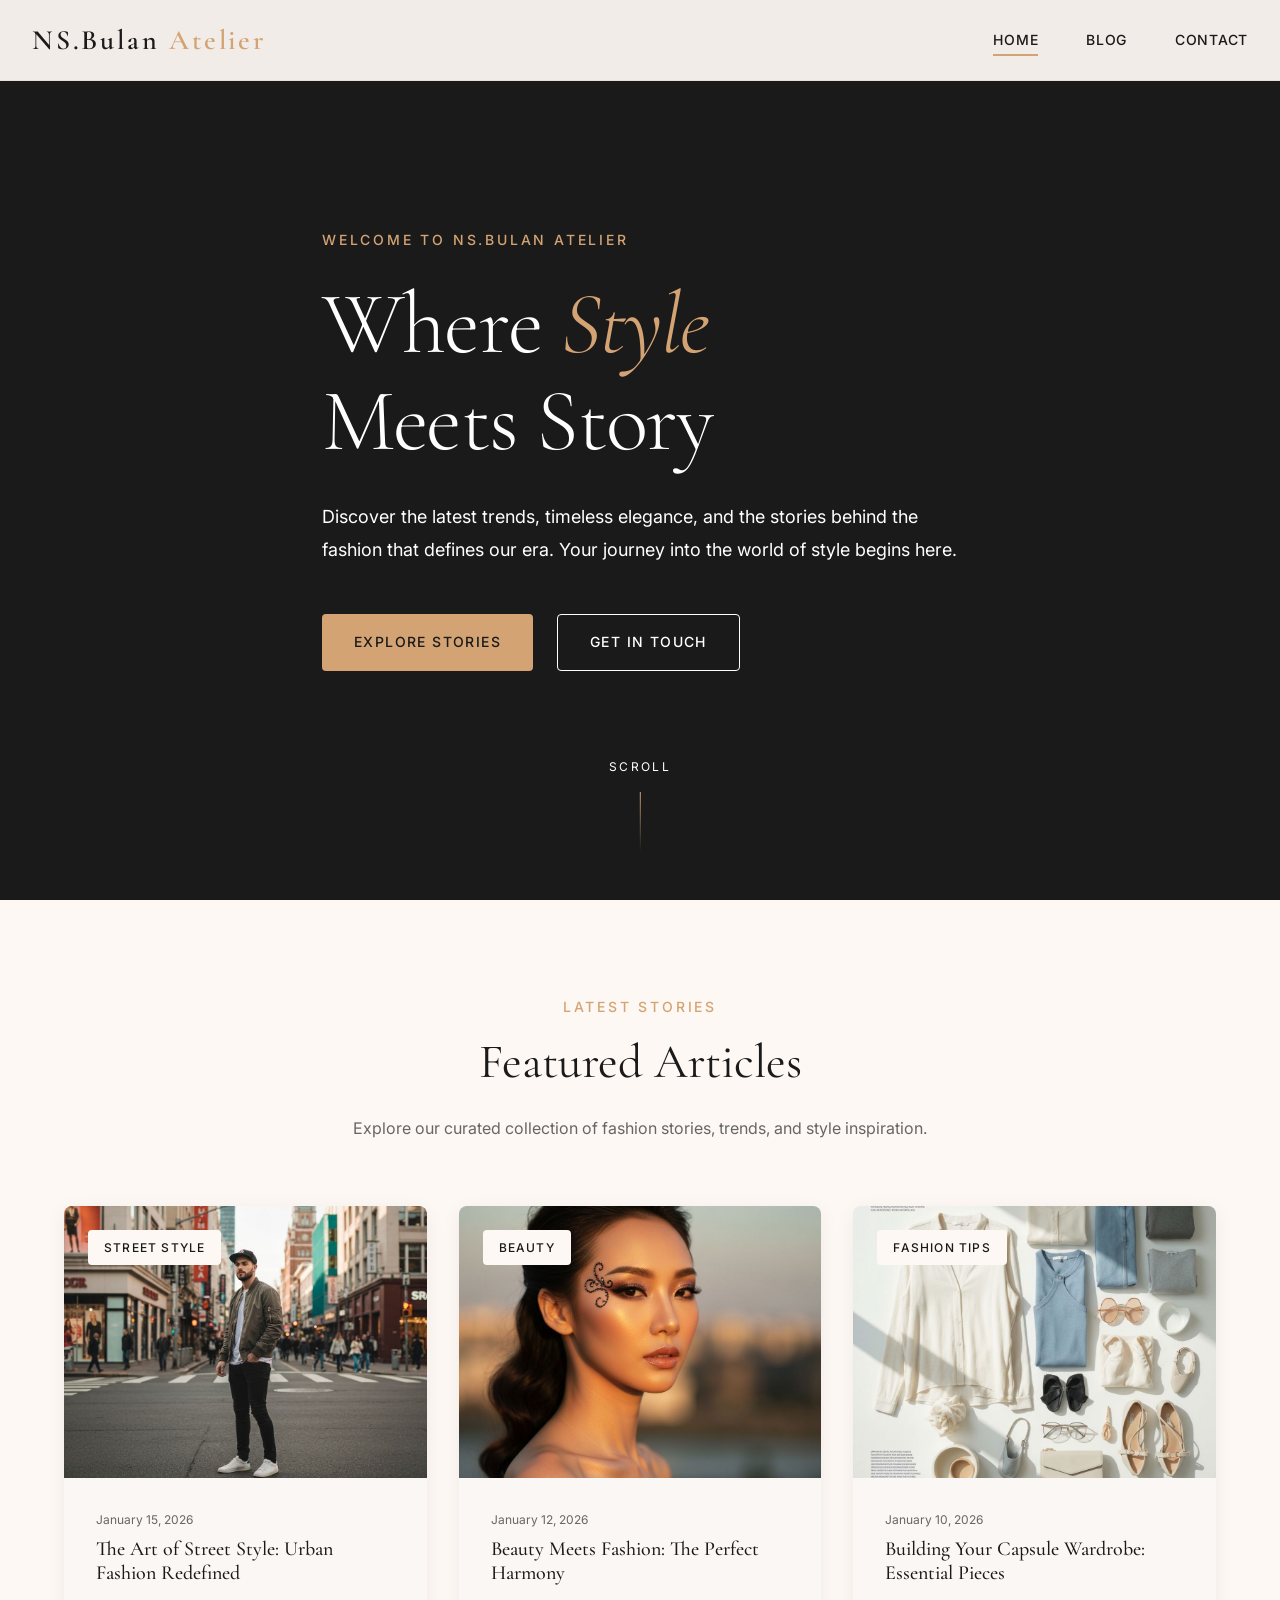
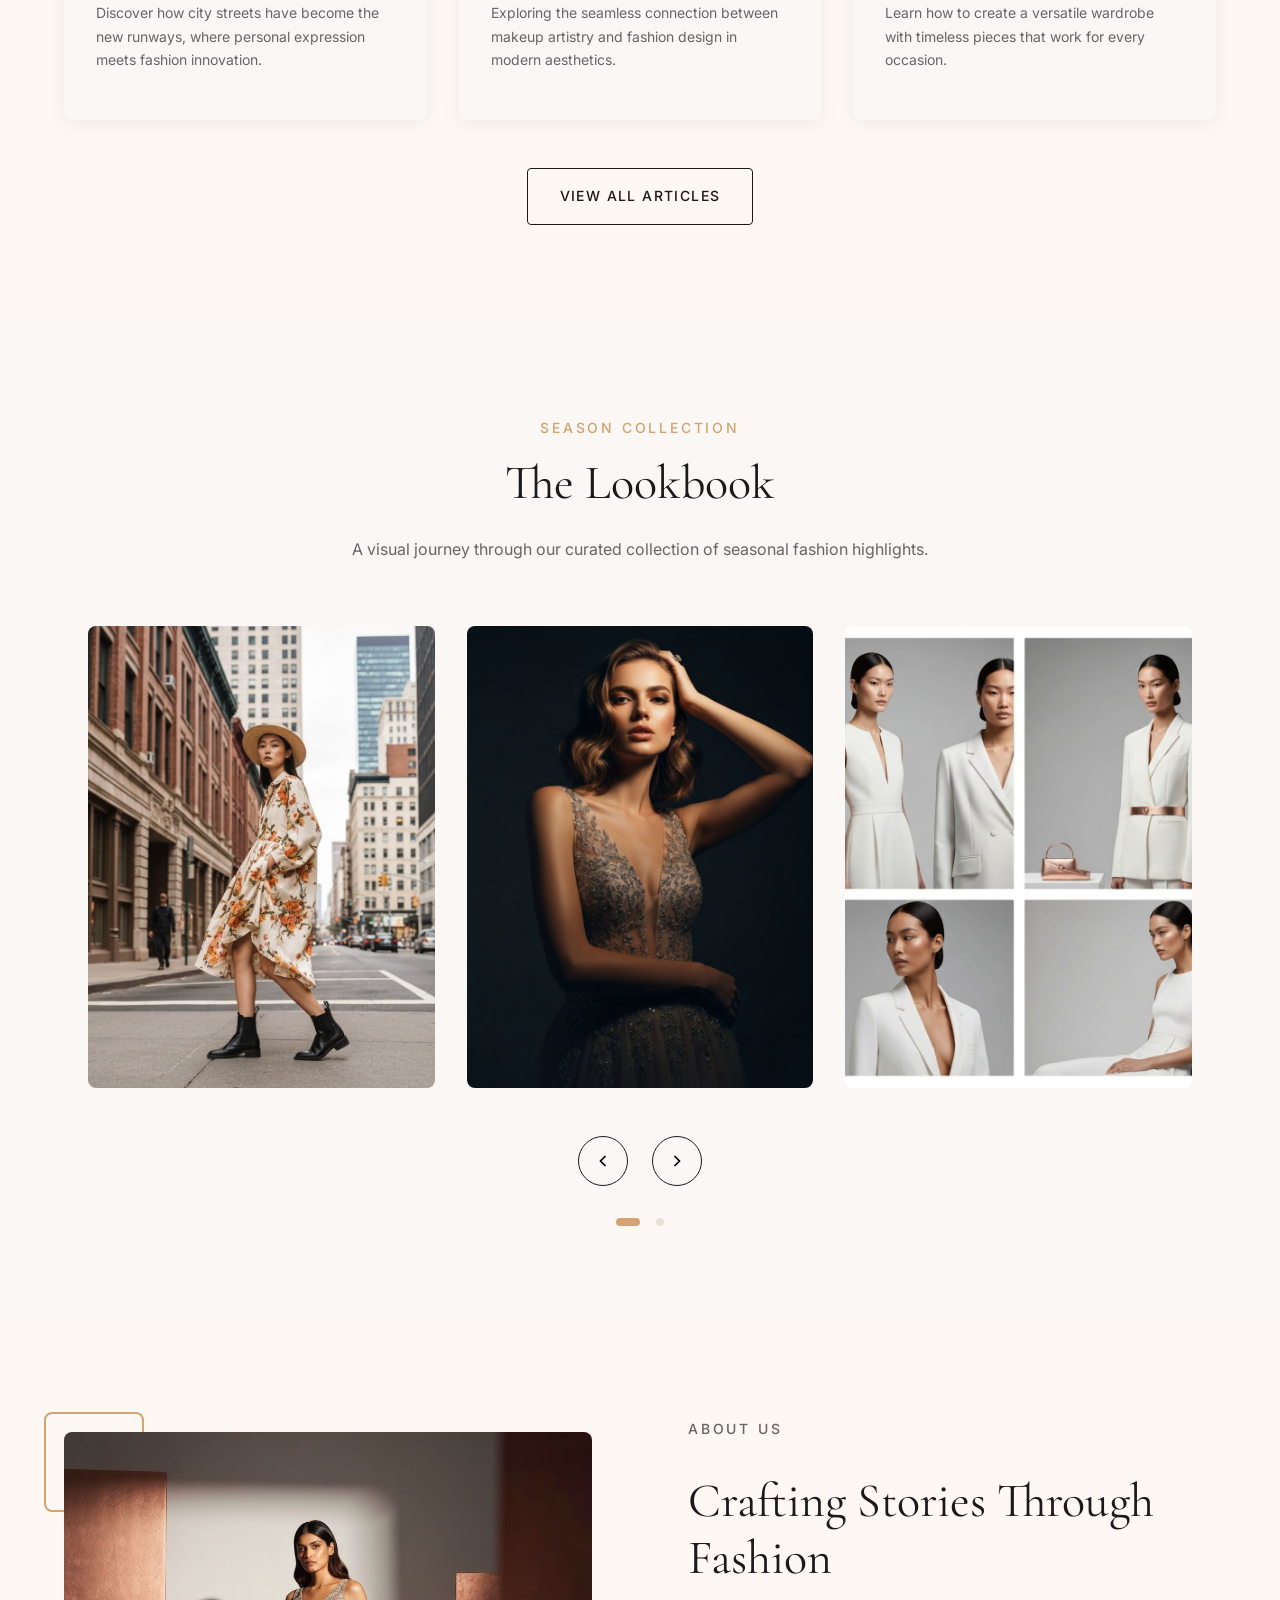
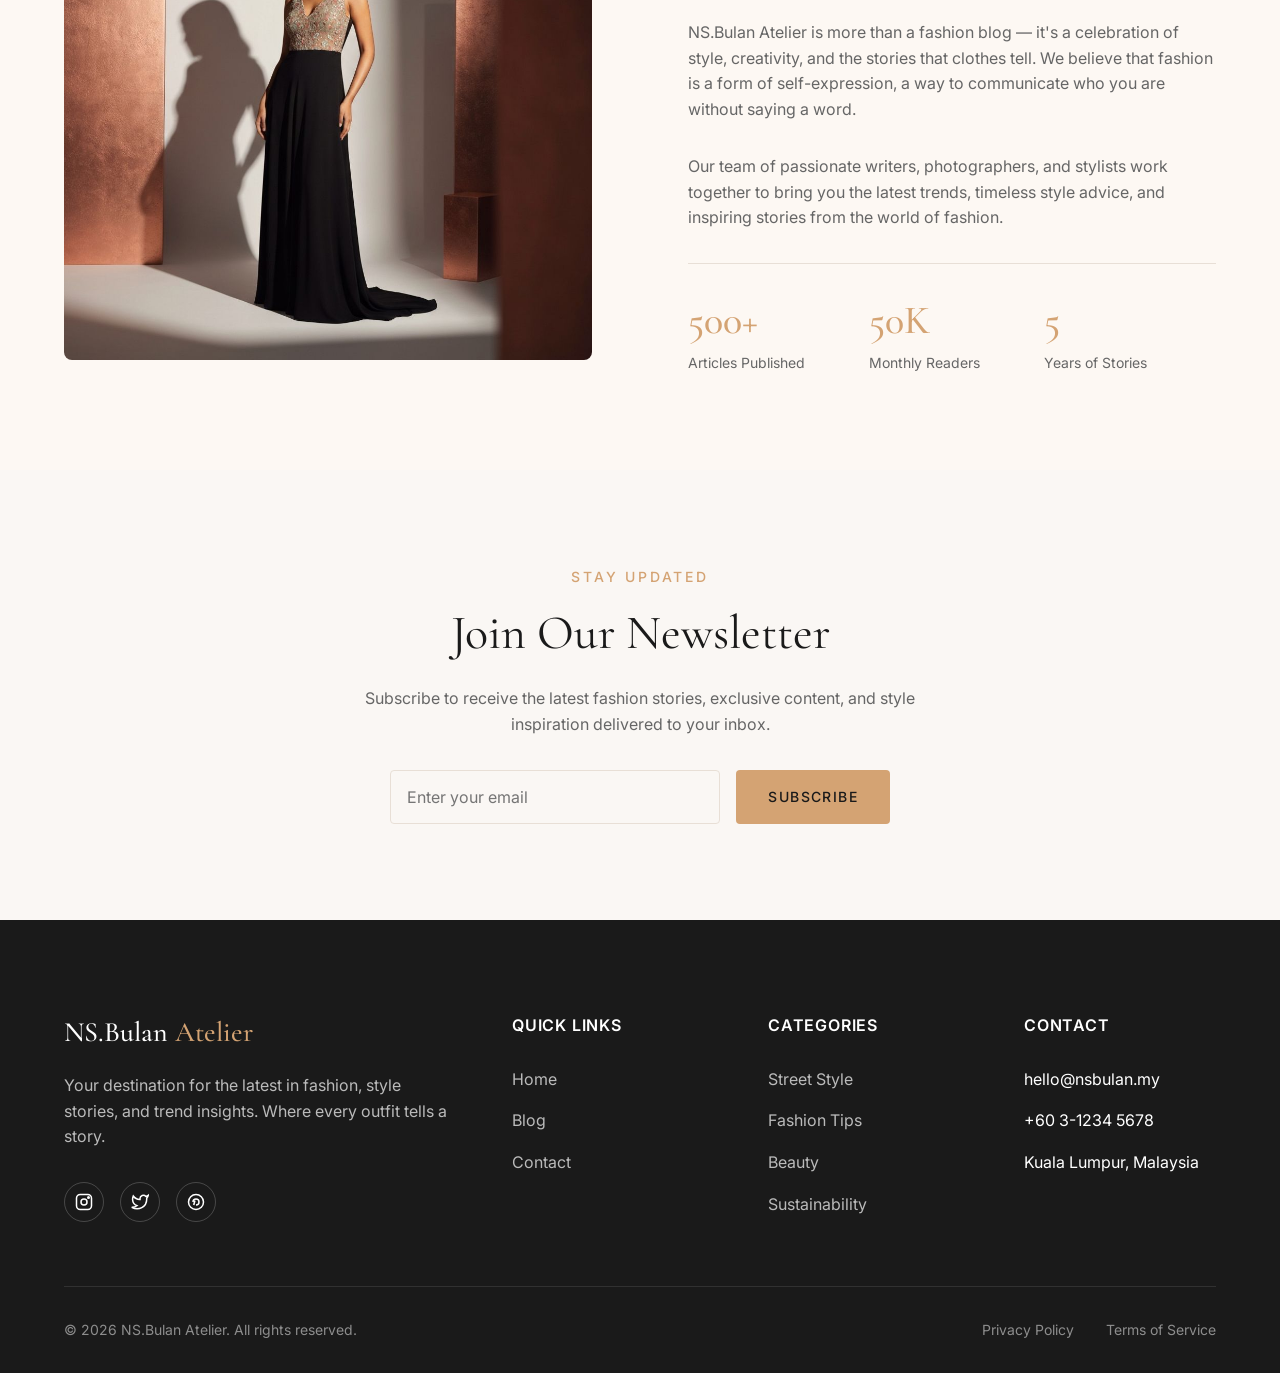
<file: index.html>
<!DOCTYPE html>
<html lang="en">
<head>
  <meta charset="UTF-8">
  <meta name="viewport" content="width=device-width, initial-scale=1.0">
  <meta name="description" content="NS.Bulan Atelier - A modern fashion editorial magazine featuring the latest trends, style stories, and fashion insights.">
  <meta name="keywords" content="fashion, style, editorial, trends, lookbook, magazine">
  <meta name="theme-color" content="#1A1A1A">
  <title>NS.Bulan Atelier — Where Style Meets Story</title>
  
  <!-- Google Fonts -->
  <link rel="preconnect" href="https://fonts.googleapis.com">
  <link rel="preconnect" href="https://fonts.gstatic.com" crossorigin>
  <link href="https://fonts.googleapis.com/css2?family=Cormorant+Garamond:ital,wght@0,300;0,400;0,500;0,600;0,700;1,400;1,500&family=Inter:wght@400;500;600&display=swap" rel="stylesheet">
  
  <!-- Stylesheet -->
  <link rel="stylesheet" href="public/css/styles.css">
</head>
<body>
  <!-- Navigation -->
  <nav class="nav">
    <div class="nav-container">
      <a href="index.html" class="nav-logo">NS.Bulan <span>Atelier</span></a>
      
      <ul class="nav-links">
        <li><a href="index.html" class="nav-link active">Home</a></li>
        <li><a href="blog.html" class="nav-link">Blog</a></li>
        <li><a href="contact.html" class="nav-link">Contact</a></li>
      </ul>
      
      <button class="nav-toggle" aria-label="Toggle menu">
        <span></span>
        <span></span>
        <span></span>
      </button>
    </div>
    
    <!-- Mobile Navigation -->
    <div class="nav-mobile">
      <ul class="nav-mobile-links">
        <li><a href="index.html" class="nav-mobile-link">Home</a></li>
        <li><a href="blog.html" class="nav-mobile-link">Blog</a></li>
        <li><a href="contact.html" class="nav-mobile-link">Contact</a></li>
      </ul>
    </div>
  </nav>

  <!-- Hero Section -->
  <section class="hero">
    <div class="hero-background">
      <video autoplay muted loop playsinline class="hero-video" src="https://hebbkx1anhila5yf.public.blob.vercel-storage.com/Dynamics%20-%20Fashion%20film%20by%20ELAY%20Studios-4KLBTxMf3BalLEmupFBX3GkFjSekkM.mp4">
      </video>
      <div class="hero-overlay"></div>
    </div>
    
    <div class="hero-content container">
      <p class="hero-subtitle">Welcome to NS.Bulan Atelier</p>
      <h1 class="hero-title text-balance">
        Where <span>Style</span> Meets Story
      </h1>
      <p class="hero-description">
        Discover the latest trends, timeless elegance, and the stories behind the fashion that defines our era. 
        Your journey into the world of style begins here.
      </p>
      <div class="hero-cta">
        <a href="blog.html" class="btn btn-primary">Explore Stories</a>
        <a href="contact.html" class="btn btn-outline">Get in Touch</a>
      </div>
    </div>
    
    <div class="hero-scroll">
      <span>Scroll</span>
      <div class="hero-scroll-line"></div>
    </div>
  </section>

  <!-- Featured Articles Section -->
  <section class="section">
    <div class="container">
      <div class="section-header reveal">
        <p class="section-subtitle">Latest Stories</p>
        <h2 class="section-title">Featured Articles</h2>
        <p class="section-description">
          Explore our curated collection of fashion stories, trends, and style inspiration.
        </p>
      </div>
      
      <div class="featured-grid">
        <!-- Article 1 -->
        <article class="article-card reveal delay-1">
          <a href="#">
            <div class="article-card-image">
              <img src="public/images/blog-1.jpg" alt="Street style trends">
              <span class="article-card-category">Street Style</span>
            </div>
            <div class="article-card-content">
              <p class="article-card-date">January 15, 2026</p>
              <h3 class="article-card-title">The Art of Street Style: Urban Fashion Redefined</h3>
              <p class="article-card-excerpt">
                Discover how city streets have become the new runways, where personal expression meets fashion innovation.
              </p>
            </div>
          </a>
        </article>
        
        <!-- Article 2 -->
        <article class="article-card reveal delay-2">
          <a href="#">
            <div class="article-card-image">
              <img src="public/images/blog-2.jpg" alt="Beauty trends">
              <span class="article-card-category">Beauty</span>
            </div>
            <div class="article-card-content">
              <p class="article-card-date">January 12, 2026</p>
              <h3 class="article-card-title">Beauty Meets Fashion: The Perfect Harmony</h3>
              <p class="article-card-excerpt">
                Exploring the seamless connection between makeup artistry and fashion design in modern aesthetics.
              </p>
            </div>
          </a>
        </article>
        
        <!-- Article 3 -->
        <article class="article-card reveal delay-3">
          <a href="#">
            <div class="article-card-image">
              <img src="public/images/blog-3.jpg" alt="Wardrobe essentials">
              <span class="article-card-category">Fashion Tips</span>
            </div>
            <div class="article-card-content">
              <p class="article-card-date">January 10, 2026</p>
              <h3 class="article-card-title">Building Your Capsule Wardrobe: Essential Pieces</h3>
              <p class="article-card-excerpt">
                Learn how to create a versatile wardrobe with timeless pieces that work for every occasion.
              </p>
            </div>
          </a>
        </article>
      </div>
      
      <div class="reveal" style="text-align: center; margin-top: 3rem;">
        <a href="blog.html" class="btn btn-outline-dark">View All Articles</a>
      </div>
    </div>
  </section>

  <!-- Lookbook Carousel Section -->
  <section class="section lookbook">
    <div class="container">
      <div class="section-header reveal">
        <p class="section-subtitle">Season Collection</p>
        <h2 class="section-title">The Lookbook</h2>
        <p class="section-description">
          A visual journey through our curated collection of seasonal fashion highlights.
        </p>
      </div>
      
      <div class="carousel reveal">
        <div class="carousel-container">
          <!-- Slide 1 -->
          <div class="carousel-slide">
            <div class="carousel-slide-inner">
              <div class="carousel-item">
                <img src="public/images/lookbook-1.jpg" alt="Spring collection">
                <div class="carousel-item-overlay">
                  <h4 class="carousel-item-title">Spring Elegance</h4>
                </div>
              </div>
              <div class="carousel-item">
                <img src="public/images/lookbook-2.jpg" alt="Evening wear">
                <div class="carousel-item-overlay">
                  <h4 class="carousel-item-title">Evening Glamour</h4>
                </div>
              </div>
              <div class="carousel-item">
                <img src="public/images/lookbook-3.jpg" alt="Minimalist style">
                <div class="carousel-item-overlay">
                  <h4 class="carousel-item-title">Minimalist Chic</h4>
                </div>
              </div>
            </div>
          </div>
          
          <!-- Slide 2 -->
          <div class="carousel-slide">
            <div class="carousel-slide-inner">
              <div class="carousel-item">
                <img src="public/images/blog-4.jpg" alt="Summer fashion">
                <div class="carousel-item-overlay">
                  <h4 class="carousel-item-title">Summer Breeze</h4>
                </div>
              </div>
              <div class="carousel-item">
                <img src="public/images/blog-5.jpg" alt="Sustainable fashion">
                <div class="carousel-item-overlay">
                  <h4 class="carousel-item-title">Conscious Style</h4>
                </div>
              </div>
              <div class="carousel-item">
                <img src="public/images/blog-6.jpg" alt="Winter collection">
                <div class="carousel-item-overlay">
                  <h4 class="carousel-item-title">Winter Warmth</h4>
                </div>
              </div>
            </div>
          </div>
        </div>
        
        <div class="carousel-controls">
          <button class="carousel-btn carousel-prev" aria-label="Previous slide">
            <svg viewBox="0 0 24 24" fill="none" stroke="currentColor" stroke-width="2">
              <path d="M15 18l-6-6 6-6"/>
            </svg>
          </button>
          <button class="carousel-btn carousel-next" aria-label="Next slide">
            <svg viewBox="0 0 24 24" fill="none" stroke="currentColor" stroke-width="2">
              <path d="M9 18l6-6-6-6"/>
            </svg>
          </button>
        </div>
        
        <div class="carousel-dots"></div>
      </div>
    </div>
  </section>

  <!-- About Section -->
  <section class="section">
    <div class="container">
      <div class="about-grid">
        <div class="about-image reveal-left">
          <img src="public/images/hero-fashion.jpg" alt="About NS.Bulan Atelier">
          <div class="about-image-accent"></div>
        </div>
        
        <div class="about-content reveal-right">
          <p class="section-subtitle">About Us</p>
          <h2 class="section-title">Crafting Stories Through Fashion</h2>
          <p>
            NS.Bulan Atelier is more than a fashion blog — it's a celebration of style, creativity, and the stories 
            that clothes tell. We believe that fashion is a form of self-expression, a way to communicate 
            who you are without saying a word.
          </p>
          <p>
            Our team of passionate writers, photographers, and stylists work together to bring you 
            the latest trends, timeless style advice, and inspiring stories from the world of fashion.
          </p>
          
          <div class="about-stats">
            <div class="stat-item">
              <h3>500+</h3>
              <p>Articles Published</p>
            </div>
            <div class="stat-item">
              <h3>50K</h3>
              <p>Monthly Readers</p>
            </div>
            <div class="stat-item">
              <h3>5</h3>
              <p>Years of Stories</p>
            </div>
          </div>
        </div>
      </div>
    </div>
  </section>

  <!-- Newsletter Section -->
  <section class="section" style="background-color: var(--color-off-white);">
    <div class="container" style="text-align: center;">
      <div class="reveal">
        <p class="section-subtitle">Stay Updated</p>
        <h2 class="section-title">Join Our Newsletter</h2>
        <p class="section-description" style="margin-bottom: 2rem;">
          Subscribe to receive the latest fashion stories, exclusive content, and style inspiration delivered to your inbox.
        </p>
        <form style="display: flex; gap: 1rem; max-width: 500px; margin: 0 auto; flex-wrap: wrap; justify-content: center;">
          <input type="email" placeholder="Enter your email" class="form-input" style="flex: 1; min-width: 250px;">
          <button type="submit" class="btn btn-primary">Subscribe</button>
        </form>
      </div>
    </div>
  </section>

  <!-- Footer -->
  <footer class="footer">
    <div class="container">
      <div class="footer-grid">
        <div class="footer-brand">
          <h3>NS.Bulan <span>Atelier</span></h3>
          <p>Your destination for the latest in fashion, style stories, and trend insights. Where every outfit tells a story.</p>
          <div class="footer-social">
            <a href="#" aria-label="Instagram">
              <svg viewBox="0 0 24 24" fill="none" stroke="currentColor" stroke-width="2">
                <rect x="2" y="2" width="20" height="20" rx="5"/>
                <circle cx="12" cy="12" r="4"/>
                <circle cx="18" cy="6" r="1"/>
              </svg>
            </a>
            <a href="#" aria-label="Twitter">
              <svg viewBox="0 0 24 24" fill="none" stroke="currentColor" stroke-width="2">
                <path d="M23 3a10.9 10.9 0 0 1-3.14 1.53 4.48 4.48 0 0 0-7.86 3v1A10.66 10.66 0 0 1 3 4s-4 9 5 13a11.64 11.64 0 0 1-7 2c9 5 20 0 20-11.5a4.5 4.5 0 0 0-.08-.83A7.72 7.72 0 0 0 23 3z"/>
              </svg>
            </a>
            <a href="#" aria-label="Pinterest">
              <svg viewBox="0 0 24 24" fill="none" stroke="currentColor" stroke-width="2">
                <circle cx="12" cy="12" r="10"/>
                <path d="M8 12c0-2.2 1.8-4 4-4s4 1.8 4 4-1.8 4-4 4"/>
                <path d="M9 16l1.5-6"/>
              </svg>
            </a>
          </div>
        </div>
        
        <div class="footer-column">
          <h4>Quick Links</h4>
          <ul class="footer-links">
            <li><a href="index.html">Home</a></li>
            <li><a href="blog.html">Blog</a></li>
            <li><a href="contact.html">Contact</a></li>
          </ul>
        </div>
        
        <div class="footer-column">
          <h4>Categories</h4>
          <ul class="footer-links">
            <li><a href="#">Street Style</a></li>
            <li><a href="#">Fashion Tips</a></li>
            <li><a href="#">Beauty</a></li>
            <li><a href="#">Sustainability</a></li>
          </ul>
        </div>
        
        <div class="footer-column">
          <h4>Contact</h4>
          <ul class="footer-links">
            <li>hello@nsbulan.my</li>
            <li>+60 3-1234 5678</li>
            <li>Kuala Lumpur, Malaysia</li>
          </ul>
        </div>
      </div>
      
      <div class="footer-bottom">
        <p>&copy; 2026 NS.Bulan Atelier. All rights reserved.</p>
        <div class="footer-bottom-links">
          <a href="#">Privacy Policy</a>
          <a href="#">Terms of Service</a>
        </div>
      </div>
    </div>
  </footer>

  <!-- JavaScript -->
  <script src="public/js/main.js"></script>
</body>
</html>
</file>
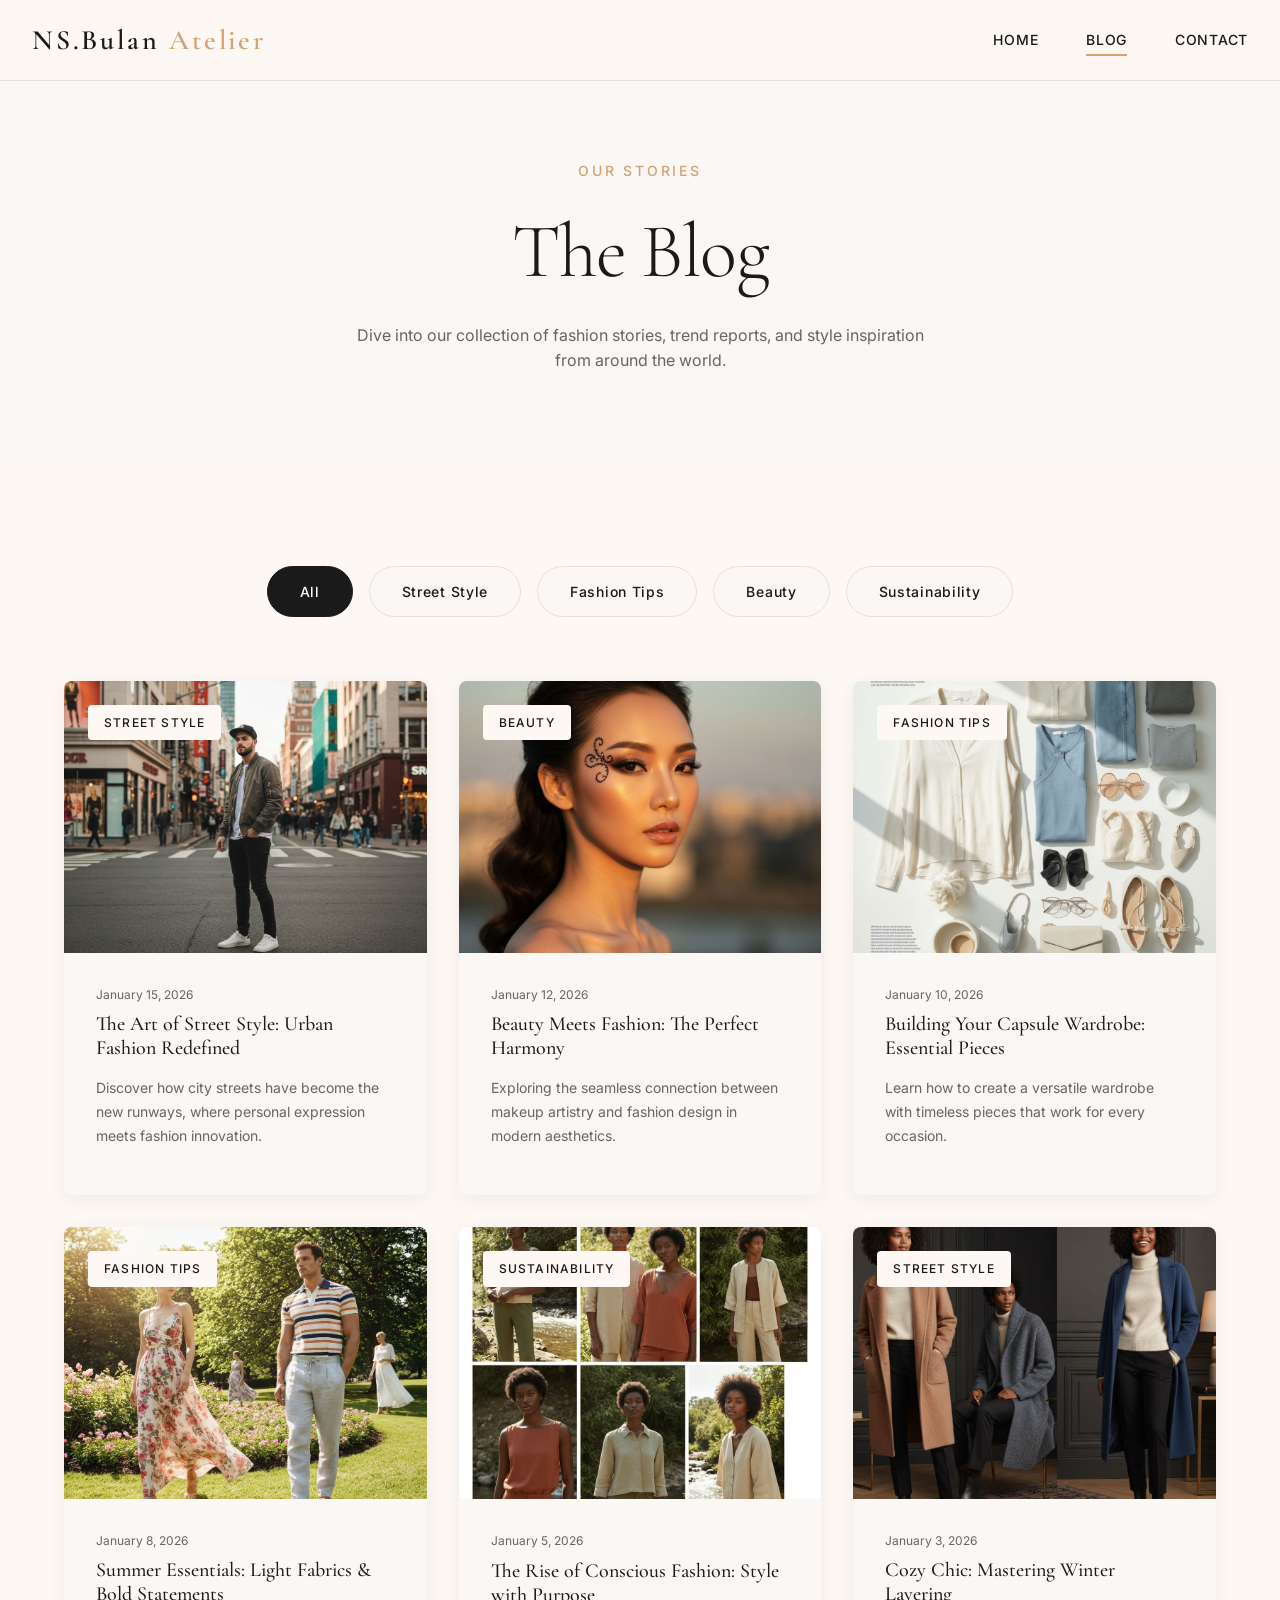
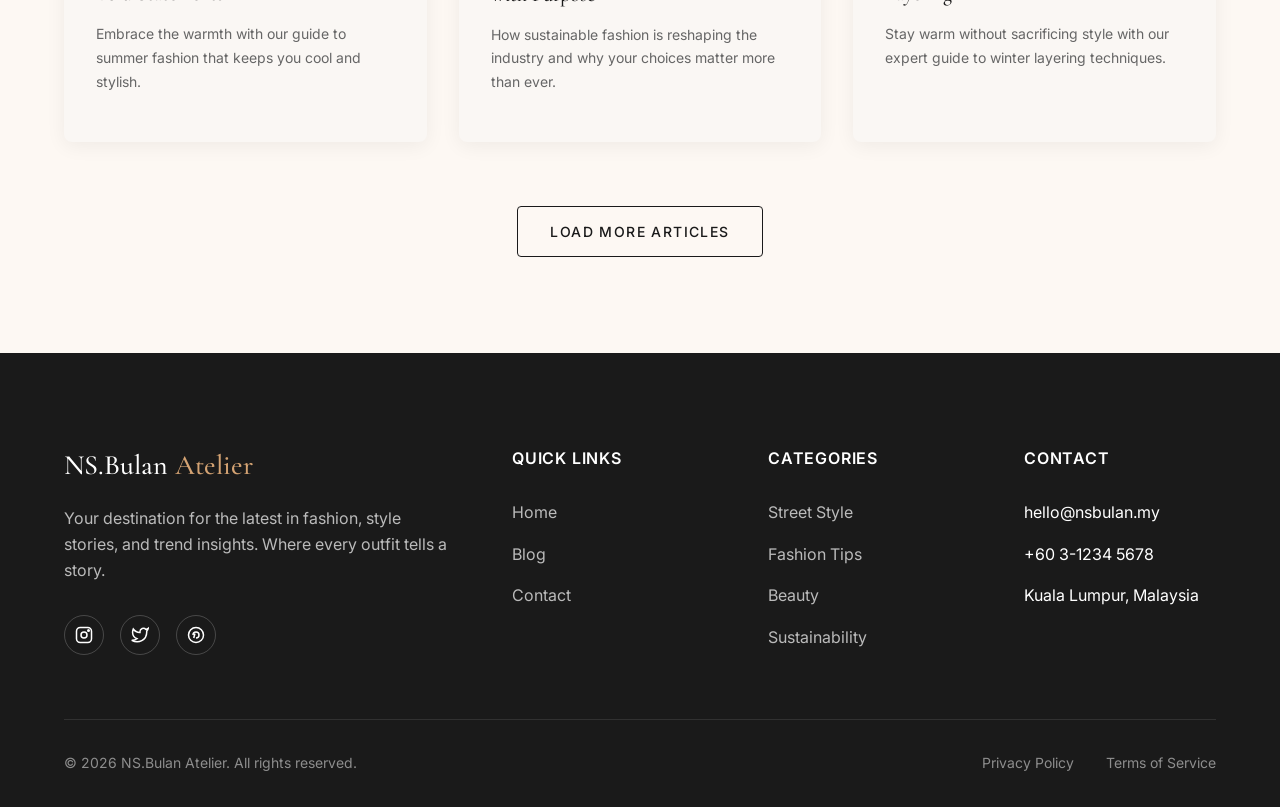
<file: blog.html>
<!DOCTYPE html>
<html lang="en">
<head>
  <meta charset="UTF-8">
  <meta name="viewport" content="width=device-width, initial-scale=1.0">
  <meta name="description" content="NS.Bulan Atelier Blog - Explore the latest fashion trends, style stories, beauty tips, and sustainable fashion insights.">
  <meta name="keywords" content="fashion blog, style stories, fashion trends, beauty tips, sustainable fashion">
  <meta name="theme-color" content="#1A1A1A">
  <title>Blog — NS.Bulan Atelier</title>
  
  <!-- Google Fonts -->
  <link rel="preconnect" href="https://fonts.googleapis.com">
  <link rel="preconnect" href="https://fonts.gstatic.com" crossorigin>
  <link href="https://fonts.googleapis.com/css2?family=Cormorant+Garamond:ital,wght@0,300;0,400;0,500;0,600;0,700;1,400;1,500&family=Inter:wght@400;500;600&display=swap" rel="stylesheet">
  
  <!-- Stylesheet -->
  <link rel="stylesheet" href="public/css/styles.css">
</head>
<body>
  <!-- Navigation -->
  <nav class="nav">
    <div class="nav-container">
      <a href="index.html" class="nav-logo">NS.Bulan <span>Atelier</span></a>
      
      <ul class="nav-links">
        <li><a href="index.html" class="nav-link">Home</a></li>
        <li><a href="blog.html" class="nav-link active">Blog</a></li>
        <li><a href="contact.html" class="nav-link">Contact</a></li>
      </ul>
      
      <button class="nav-toggle" aria-label="Toggle menu">
        <span></span>
        <span></span>
        <span></span>
      </button>
    </div>
    
    <!-- Mobile Navigation -->
    <div class="nav-mobile">
      <ul class="nav-mobile-links">
        <li><a href="index.html" class="nav-mobile-link">Home</a></li>
        <li><a href="blog.html" class="nav-mobile-link">Blog</a></li>
        <li><a href="contact.html" class="nav-mobile-link">Contact</a></li>
      </ul>
    </div>
  </nav>

  <!-- Page Header -->
  <header class="page-header">
    <div class="container">
      <p class="page-header-subtitle reveal">Our Stories</p>
      <h1 class="page-header-title reveal delay-1">The Blog</h1>
      <p class="page-header-description reveal delay-2">
        Dive into our collection of fashion stories, trend reports, and style inspiration from around the world.
      </p>
    </div>
  </header>

  <!-- Blog Section -->
  <section class="section">
    <div class="container">
      <!-- Filters -->
      <div class="blog-filters reveal">
        <button class="filter-btn active" data-filter="all">All</button>
        <button class="filter-btn" data-filter="street-style">Street Style</button>
        <button class="filter-btn" data-filter="fashion-tips">Fashion Tips</button>
        <button class="filter-btn" data-filter="beauty">Beauty</button>
        <button class="filter-btn" data-filter="sustainability">Sustainability</button>
      </div>
      
      <!-- Blog Grid -->
      <div class="blog-grid">
        <!-- Article 1 -->
        <article class="article-card reveal delay-1" data-category="street-style">
          <a href="#">
            <div class="article-card-image">
              <img src="public/images/blog-1.jpg" alt="Street style trends">
              <span class="article-card-category">Street Style</span>
            </div>
            <div class="article-card-content">
              <p class="article-card-date">January 15, 2026</p>
              <h3 class="article-card-title">The Art of Street Style: Urban Fashion Redefined</h3>
              <p class="article-card-excerpt">
                Discover how city streets have become the new runways, where personal expression meets fashion innovation.
              </p>
            </div>
          </a>
        </article>
        
        <!-- Article 2 -->
        <article class="article-card reveal delay-2" data-category="beauty">
          <a href="#">
            <div class="article-card-image">
              <img src="public/images/blog-2.jpg" alt="Beauty trends">
              <span class="article-card-category">Beauty</span>
            </div>
            <div class="article-card-content">
              <p class="article-card-date">January 12, 2026</p>
              <h3 class="article-card-title">Beauty Meets Fashion: The Perfect Harmony</h3>
              <p class="article-card-excerpt">
                Exploring the seamless connection between makeup artistry and fashion design in modern aesthetics.
              </p>
            </div>
          </a>
        </article>
        
        <!-- Article 3 -->
        <article class="article-card reveal delay-3" data-category="fashion-tips">
          <a href="#">
            <div class="article-card-image">
              <img src="public/images/blog-3.jpg" alt="Wardrobe essentials">
              <span class="article-card-category">Fashion Tips</span>
            </div>
            <div class="article-card-content">
              <p class="article-card-date">January 10, 2026</p>
              <h3 class="article-card-title">Building Your Capsule Wardrobe: Essential Pieces</h3>
              <p class="article-card-excerpt">
                Learn how to create a versatile wardrobe with timeless pieces that work for every occasion.
              </p>
            </div>
          </a>
        </article>
        
        <!-- Article 4 -->
        <article class="article-card reveal delay-1" data-category="fashion-tips">
          <a href="#">
            <div class="article-card-image">
              <img src="public/images/blog-4.jpg" alt="Summer fashion">
              <span class="article-card-category">Fashion Tips</span>
            </div>
            <div class="article-card-content">
              <p class="article-card-date">January 8, 2026</p>
              <h3 class="article-card-title">Summer Essentials: Light Fabrics & Bold Statements</h3>
              <p class="article-card-excerpt">
                Embrace the warmth with our guide to summer fashion that keeps you cool and stylish.
              </p>
            </div>
          </a>
        </article>
        
        <!-- Article 5 -->
        <article class="article-card reveal delay-2" data-category="sustainability">
          <a href="#">
            <div class="article-card-image">
              <img src="public/images/blog-5.jpg" alt="Sustainable fashion">
              <span class="article-card-category">Sustainability</span>
            </div>
            <div class="article-card-content">
              <p class="article-card-date">January 5, 2026</p>
              <h3 class="article-card-title">The Rise of Conscious Fashion: Style with Purpose</h3>
              <p class="article-card-excerpt">
                How sustainable fashion is reshaping the industry and why your choices matter more than ever.
              </p>
            </div>
          </a>
        </article>
        
        <!-- Article 6 -->
        <article class="article-card reveal delay-3" data-category="street-style">
          <a href="#">
            <div class="article-card-image">
              <img src="public/images/blog-6.jpg" alt="Winter fashion">
              <span class="article-card-category">Street Style</span>
            </div>
            <div class="article-card-content">
              <p class="article-card-date">January 3, 2026</p>
              <h3 class="article-card-title">Cozy Chic: Mastering Winter Layering</h3>
              <p class="article-card-excerpt">
                Stay warm without sacrificing style with our expert guide to winter layering techniques.
              </p>
            </div>
          </a>
        </article>
        
        <!-- Hidden Articles (Load More) -->
        <!-- Article 7 -->
        <article class="article-card hidden-card" data-category="beauty" style="display: none; opacity: 0; transform: translateY(20px); transition: opacity 0.3s, transform 0.3s;">
          <a href="#">
            <div class="article-card-image">
              <img src="public/images/lookbook-1.jpg" alt="Skincare routine">
              <span class="article-card-category">Beauty</span>
            </div>
            <div class="article-card-content">
              <p class="article-card-date">December 28, 2025</p>
              <h3 class="article-card-title">The Perfect Skincare Routine for Fashion Lovers</h3>
              <p class="article-card-excerpt">
                Discover how a great skincare routine complements your fashion choices and boosts confidence.
              </p>
            </div>
          </a>
        </article>
        
        <!-- Article 8 -->
        <article class="article-card hidden-card" data-category="sustainability" style="display: none; opacity: 0; transform: translateY(20px); transition: opacity 0.3s, transform 0.3s;">
          <a href="#">
            <div class="article-card-image">
              <img src="public/images/lookbook-2.jpg" alt="Eco-friendly fashion">
              <span class="article-card-category">Sustainability</span>
            </div>
            <div class="article-card-content">
              <p class="article-card-date">December 25, 2025</p>
              <h3 class="article-card-title">Eco-Friendly Fabrics: The Future of Fashion</h3>
              <p class="article-card-excerpt">
                Exploring innovative materials that are changing the fashion industry for the better.
              </p>
            </div>
          </a>
        </article>
        
        <!-- Article 9 -->
        <article class="article-card hidden-card" data-category="fashion-tips" style="display: none; opacity: 0; transform: translateY(20px); transition: opacity 0.3s, transform 0.3s;">
          <a href="#">
            <div class="article-card-image">
              <img src="public/images/lookbook-3.jpg" alt="Accessorizing tips">
              <span class="article-card-category">Fashion Tips</span>
            </div>
            <div class="article-card-content">
              <p class="article-card-date">December 22, 2025</p>
              <h3 class="article-card-title">The Art of Accessorizing: Less is More</h3>
              <p class="article-card-excerpt">
                Master the subtle art of accessorizing with our guide to choosing the perfect pieces.
              </p>
            </div>
          </a>
        </article>
      </div>
      
      <!-- Load More -->
      <div class="load-more">
        <button class="btn btn-outline-dark load-more-btn">Load More Articles</button>
      </div>
    </div>
  </section>

  <!-- Footer -->
  <footer class="footer">
    <div class="container">
      <div class="footer-grid">
        <div class="footer-brand">
          <h3>NS.Bulan <span>Atelier</span></h3>
          <p>Your destination for the latest in fashion, style stories, and trend insights. Where every outfit tells a story.</p>
          <div class="footer-social">
            <a href="#" aria-label="Instagram">
              <svg viewBox="0 0 24 24" fill="none" stroke="currentColor" stroke-width="2">
                <rect x="2" y="2" width="20" height="20" rx="5"/>
                <circle cx="12" cy="12" r="4"/>
                <circle cx="18" cy="6" r="1"/>
              </svg>
            </a>
            <a href="#" aria-label="Twitter">
              <svg viewBox="0 0 24 24" fill="none" stroke="currentColor" stroke-width="2">
                <path d="M23 3a10.9 10.9 0 0 1-3.14 1.53 4.48 4.48 0 0 0-7.86 3v1A10.66 10.66 0 0 1 3 4s-4 9 5 13a11.64 11.64 0 0 1-7 2c9 5 20 0 20-11.5a4.5 4.5 0 0 0-.08-.83A7.72 7.72 0 0 0 23 3z"/>
              </svg>
            </a>
            <a href="#" aria-label="Pinterest">
              <svg viewBox="0 0 24 24" fill="none" stroke="currentColor" stroke-width="2">
                <circle cx="12" cy="12" r="10"/>
                <path d="M8 12c0-2.2 1.8-4 4-4s4 1.8 4 4-1.8 4-4 4"/>
                <path d="M9 16l1.5-6"/>
              </svg>
            </a>
          </div>
        </div>
        
        <div class="footer-column">
          <h4>Quick Links</h4>
          <ul class="footer-links">
            <li><a href="index.html">Home</a></li>
            <li><a href="blog.html">Blog</a></li>
            <li><a href="contact.html">Contact</a></li>
          </ul>
        </div>
        
        <div class="footer-column">
          <h4>Categories</h4>
          <ul class="footer-links">
            <li><a href="#">Street Style</a></li>
            <li><a href="#">Fashion Tips</a></li>
            <li><a href="#">Beauty</a></li>
            <li><a href="#">Sustainability</a></li>
          </ul>
        </div>
        
        <div class="footer-column">
          <h4>Contact</h4>
          <ul class="footer-links">
            <li>hello@nsbulan.my</li>
            <li>+60 3-1234 5678</li>
            <li>Kuala Lumpur, Malaysia</li>
          </ul>
        </div>
      </div>
      
      <div class="footer-bottom">
        <p>&copy; 2026 NS.Bulan Atelier. All rights reserved.</p>
        <div class="footer-bottom-links">
          <a href="#">Privacy Policy</a>
          <a href="#">Terms of Service</a>
        </div>
      </div>
    </div>
  </footer>

  <!-- JavaScript -->
  <script src="public/js/main.js"></script>
</body>
</html>
</file>
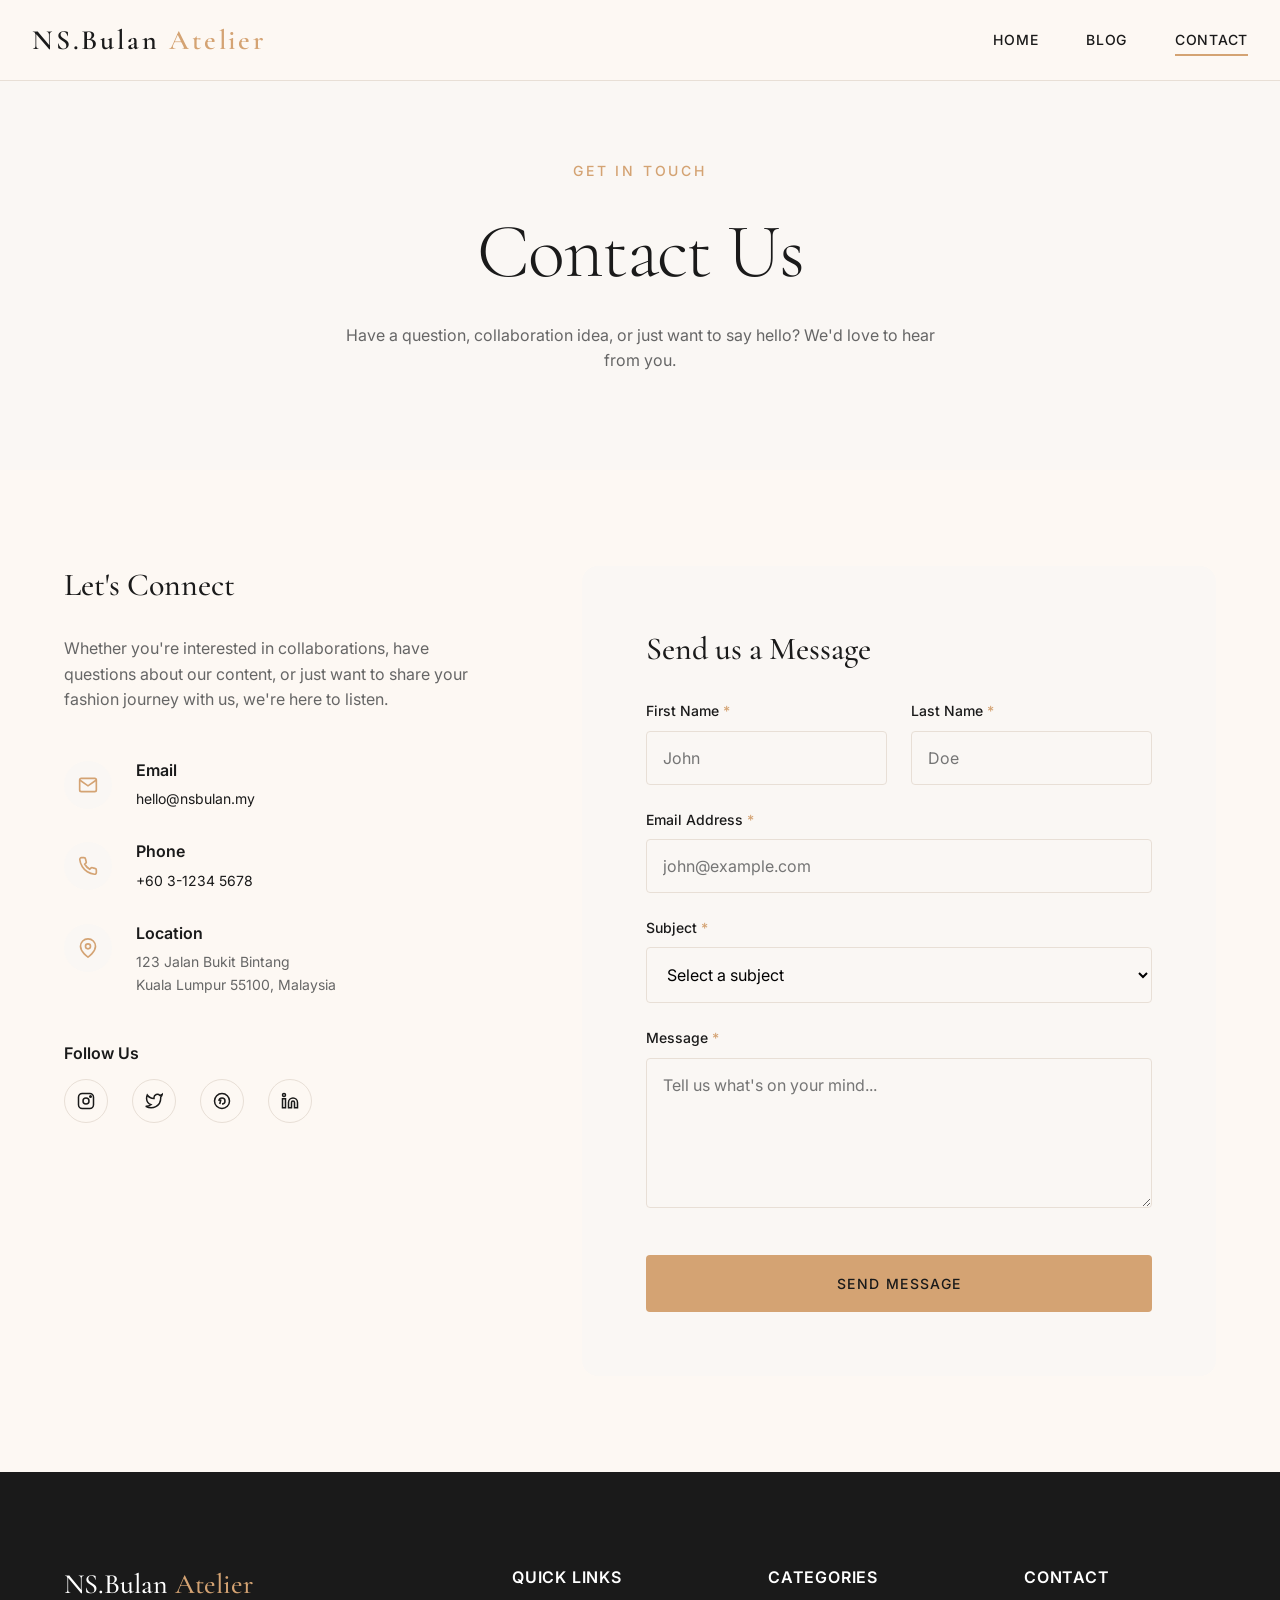
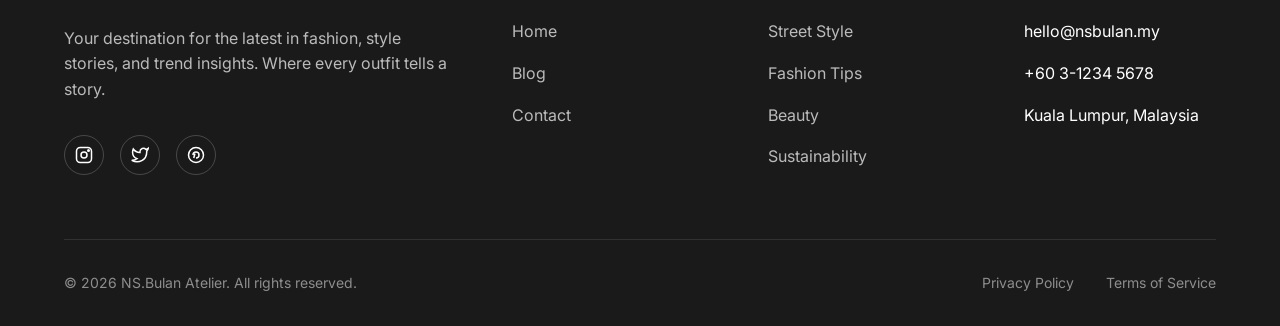
<file: contact.html>
<!DOCTYPE html>
<html lang="en">
<head>
  <meta charset="UTF-8">
  <meta name="viewport" content="width=device-width, initial-scale=1.0">
  <meta name="description" content="Contact NS.Bulan Atelier - Get in touch for collaborations, inquiries, or just to say hello.">
  <meta name="keywords" content="contact, fashion blog contact, NS.Bulan Atelier contact">
  <meta name="theme-color" content="#1A1A1A">
  <title>Contact — NS.Bulan Atelier</title>
  
  <!-- Google Fonts -->
  <link rel="preconnect" href="https://fonts.googleapis.com">
  <link rel="preconnect" href="https://fonts.gstatic.com" crossorigin>
  <link href="https://fonts.googleapis.com/css2?family=Cormorant+Garamond:ital,wght@0,300;0,400;0,500;0,600;0,700;1,400;1,500&family=Inter:wght@400;500;600&display=swap" rel="stylesheet">
  
  <!-- Stylesheet -->
  <link rel="stylesheet" href="public/css/styles.css">
</head>
<body>
  <!-- Navigation -->
  <nav class="nav">
    <div class="nav-container">
      <a href="index.html" class="nav-logo">NS.Bulan <span>Atelier</span></a>
      
      <ul class="nav-links">
        <li><a href="index.html" class="nav-link">Home</a></li>
        <li><a href="blog.html" class="nav-link">Blog</a></li>
        <li><a href="contact.html" class="nav-link active">Contact</a></li>
      </ul>
      
      <button class="nav-toggle" aria-label="Toggle menu">
        <span></span>
        <span></span>
        <span></span>
      </button>
    </div>
    
    <!-- Mobile Navigation -->
    <div class="nav-mobile">
      <ul class="nav-mobile-links">
        <li><a href="index.html" class="nav-mobile-link">Home</a></li>
        <li><a href="blog.html" class="nav-mobile-link">Blog</a></li>
        <li><a href="contact.html" class="nav-mobile-link">Contact</a></li>
      </ul>
    </div>
  </nav>

  <!-- Page Header -->
  <header class="page-header">
    <div class="container">
      <p class="page-header-subtitle reveal">Get in Touch</p>
      <h1 class="page-header-title reveal delay-1">Contact Us</h1>
      <p class="page-header-description reveal delay-2">
        Have a question, collaboration idea, or just want to say hello? We'd love to hear from you.
      </p>
    </div>
  </header>

  <!-- Contact Section -->
  <section class="section">
    <div class="container">
      <div class="contact-grid">
        <!-- Contact Info -->
        <div class="contact-info reveal-left">
          <h3>Let's Connect</h3>
          <p>
            Whether you're interested in collaborations, have questions about our content, 
            or just want to share your fashion journey with us, we're here to listen.
          </p>
          
          <div class="contact-details">
            <div class="contact-item">
              <div class="contact-item-icon">
                <svg viewBox="0 0 24 24" fill="none" stroke="currentColor" stroke-width="2">
                  <path d="M4 4h16c1.1 0 2 .9 2 2v12c0 1.1-.9 2-2 2H4c-1.1 0-2-.9-2-2V6c0-1.1.9-2 2-2z"/>
                  <polyline points="22,6 12,13 2,6"/>
                </svg>
              </div>
              <div class="contact-item-content">
                <h4>Email</h4>
                <p><a href="mailto:hello@nsbulan.my">hello@nsbulan.my</a></p>
              </div>
            </div>
            
            <div class="contact-item">
              <div class="contact-item-icon">
                <svg viewBox="0 0 24 24" fill="none" stroke="currentColor" stroke-width="2">
                  <path d="M22 16.92v3a2 2 0 0 1-2.18 2 19.79 19.79 0 0 1-8.63-3.07 19.5 19.5 0 0 1-6-6 19.79 19.79 0 0 1-3.07-8.67A2 2 0 0 1 4.11 2h3a2 2 0 0 1 2 1.72 12.84 12.84 0 0 0 .7 2.81 2 2 0 0 1-.45 2.11L8.09 9.91a16 16 0 0 0 6 6l1.27-1.27a2 2 0 0 1 2.11-.45 12.84 12.84 0 0 0 2.81.7A2 2 0 0 1 22 16.92z"/>
                </svg>
              </div>
              <div class="contact-item-content">
                <h4>Phone</h4>
                <p><a href="tel:+60312345678">+60 3-1234 5678</a></p>
              </div>
            </div>
            
            <div class="contact-item">
              <div class="contact-item-icon">
                <svg viewBox="0 0 24 24" fill="none" stroke="currentColor" stroke-width="2">
                  <path d="M21 10c0 7-9 13-9 13s-9-6-9-13a9 9 0 0 1 18 0z"/>
                  <circle cx="12" cy="10" r="3"/>
                </svg>
              </div>
              <div class="contact-item-content">
                <h4>Location</h4>
                <p>123 Jalan Bukit Bintang<br>Kuala Lumpur 55100, Malaysia</p>
              </div>
            </div>
          </div>
          
          <h4 style="font-family: var(--font-body); font-weight: 600; margin-bottom: 1rem;">Follow Us</h4>
          <div class="social-links">
            <a href="#" class="social-link" aria-label="Instagram">
              <svg viewBox="0 0 24 24" fill="none" stroke="currentColor" stroke-width="2">
                <rect x="2" y="2" width="20" height="20" rx="5"/>
                <circle cx="12" cy="12" r="4"/>
                <circle cx="18" cy="6" r="1"/>
              </svg>
            </a>
            <a href="#" class="social-link" aria-label="Twitter">
              <svg viewBox="0 0 24 24" fill="none" stroke="currentColor" stroke-width="2">
                <path d="M23 3a10.9 10.9 0 0 1-3.14 1.53 4.48 4.48 0 0 0-7.86 3v1A10.66 10.66 0 0 1 3 4s-4 9 5 13a11.64 11.64 0 0 1-7 2c9 5 20 0 20-11.5a4.5 4.5 0 0 0-.08-.83A7.72 7.72 0 0 0 23 3z"/>
              </svg>
            </a>
            <a href="#" class="social-link" aria-label="Pinterest">
              <svg viewBox="0 0 24 24" fill="none" stroke="currentColor" stroke-width="2">
                <circle cx="12" cy="12" r="10"/>
                <path d="M8 12c0-2.2 1.8-4 4-4s4 1.8 4 4-1.8 4-4 4"/>
                <path d="M9 16l1.5-6"/>
              </svg>
            </a>
            <a href="#" class="social-link" aria-label="LinkedIn">
              <svg viewBox="0 0 24 24" fill="none" stroke="currentColor" stroke-width="2">
                <path d="M16 8a6 6 0 0 1 6 6v7h-4v-7a2 2 0 0 0-2-2 2 2 0 0 0-2 2v7h-4v-7a6 6 0 0 1 6-6z"/>
                <rect x="2" y="9" width="4" height="12"/>
                <circle cx="4" cy="4" r="2"/>
              </svg>
            </a>
          </div>
        </div>
        
        <!-- Contact Form -->
        <div class="contact-form-wrapper reveal-right">
          <div class="contact-form">
            <h3>Send us a Message</h3>
            
            <form id="contactForm">
              <div class="form-row">
                <div class="form-group">
                  <label for="firstName" class="form-label">First Name <span>*</span></label>
                  <input type="text" id="firstName" name="firstName" class="form-input" placeholder="John">
                  <p id="firstNameError" class="form-error"></p>
                </div>
                
                <div class="form-group">
                  <label for="lastName" class="form-label">Last Name <span>*</span></label>
                  <input type="text" id="lastName" name="lastName" class="form-input" placeholder="Doe">
                  <p id="lastNameError" class="form-error"></p>
                </div>
              </div>
              
              <div class="form-group">
                <label for="email" class="form-label">Email Address <span>*</span></label>
                <input type="email" id="email" name="email" class="form-input" placeholder="john@example.com">
                <p id="emailError" class="form-error"></p>
              </div>
              
              <div class="form-group">
                <label for="subject" class="form-label">Subject <span>*</span></label>
                <select id="subject" name="subject" class="form-select">
                  <option value="">Select a subject</option>
                  <option value="general">General Inquiry</option>
                  <option value="collaboration">Collaboration</option>
                  <option value="advertising">Advertising</option>
                  <option value="feedback">Feedback</option>
                  <option value="other">Other</option>
                </select>
                <p id="subjectError" class="form-error"></p>
              </div>
              
              <div class="form-group">
                <label for="message" class="form-label">Message <span>*</span></label>
                <textarea id="message" name="message" class="form-textarea" placeholder="Tell us what's on your mind..."></textarea>
                <p id="messageError" class="form-error"></p>
              </div>
              
              <button type="submit" class="btn btn-primary form-submit">Send Message</button>
            </form>
          </div>
          
          <!-- Success Message -->
          <div class="form-success">
            <div class="form-success-icon">
              <svg viewBox="0 0 24 24" fill="none" stroke="currentColor" stroke-width="2">
                <polyline points="20 6 9 17 4 12"/>
              </svg>
            </div>
            <h3>Message Sent!</h3>
            <p>Thank you for reaching out. We'll get back to you within 24-48 hours.</p>
            <button class="btn btn-outline-dark" onclick="location.reload()" style="margin-top: 1.5rem;">Send Another Message</button>
          </div>
        </div>
      </div>
    </div>
  </section>

  <!-- Footer -->
  <footer class="footer">
    <div class="container">
      <div class="footer-grid">
        <div class="footer-brand">
          <h3>NS.Bulan <span>Atelier</span></h3>
          <p>Your destination for the latest in fashion, style stories, and trend insights. Where every outfit tells a story.</p>
          <div class="footer-social">
            <a href="#" aria-label="Instagram">
              <svg viewBox="0 0 24 24" fill="none" stroke="currentColor" stroke-width="2">
                <rect x="2" y="2" width="20" height="20" rx="5"/>
                <circle cx="12" cy="12" r="4"/>
                <circle cx="18" cy="6" r="1"/>
              </svg>
            </a>
            <a href="#" aria-label="Twitter">
              <svg viewBox="0 0 24 24" fill="none" stroke="currentColor" stroke-width="2">
                <path d="M23 3a10.9 10.9 0 0 1-3.14 1.53 4.48 4.48 0 0 0-7.86 3v1A10.66 10.66 0 0 1 3 4s-4 9 5 13a11.64 11.64 0 0 1-7 2c9 5 20 0 20-11.5a4.5 4.5 0 0 0-.08-.83A7.72 7.72 0 0 0 23 3z"/>
              </svg>
            </a>
            <a href="#" aria-label="Pinterest">
              <svg viewBox="0 0 24 24" fill="none" stroke="currentColor" stroke-width="2">
                <circle cx="12" cy="12" r="10"/>
                <path d="M8 12c0-2.2 1.8-4 4-4s4 1.8 4 4-1.8 4-4 4"/>
                <path d="M9 16l1.5-6"/>
              </svg>
            </a>
          </div>
        </div>
        
        <div class="footer-column">
          <h4>Quick Links</h4>
          <ul class="footer-links">
            <li><a href="index.html">Home</a></li>
            <li><a href="blog.html">Blog</a></li>
            <li><a href="contact.html">Contact</a></li>
          </ul>
        </div>
        
        <div class="footer-column">
          <h4>Categories</h4>
          <ul class="footer-links">
            <li><a href="#">Street Style</a></li>
            <li><a href="#">Fashion Tips</a></li>
            <li><a href="#">Beauty</a></li>
            <li><a href="#">Sustainability</a></li>
          </ul>
        </div>
        
        <div class="footer-column">
          <h4>Contact</h4>
          <ul class="footer-links">
            <li>hello@nsbulan.my</li>
            <li>+60 3-1234 5678</li>
            <li>Kuala Lumpur, Malaysia</li>
          </ul>
        </div>
      </div>
      
      <div class="footer-bottom">
        <p>&copy; 2026 NS.Bulan Atelier. All rights reserved.</p>
        <div class="footer-bottom-links">
          <a href="#">Privacy Policy</a>
          <a href="#">Terms of Service</a>
        </div>
      </div>
    </div>
  </footer>

  <!-- JavaScript -->
  <script src="public/js/main.js"></script>
</body>
</html>
</file>
<file: public/css/styles.css>
/* ============================================
   NS.Bulan Atelier - Fashion Editorial Website
   Pure CSS - No Frameworks
   ============================================ */

/* CSS Custom Properties */
:root {
  /* Colors */
  --color-charcoal: #1A1A1A;
  --color-rose-gold: #D4A373;
  --color-white: #FFFFFF;
  --color-cream: #FDF8F3;
  --color-beige: #F5EDE4;
  --color-beige-dark: #EBE0D4;
  --color-off-white: #FAF7F4;
  --color-gray-light: #F5F0EB;
  --color-gray: #666666;
  --color-gray-border: #E8DFD6;
  
  /* Typography */
  --font-heading: 'Cormorant Garamond', Georgia, serif;
  --font-body: 'Inter', -apple-system, BlinkMacSystemFont, sans-serif;
  
  /* Spacing */
  --spacing-xs: 0.5rem;
  --spacing-sm: 1rem;
  --spacing-md: 1.5rem;
  --spacing-lg: 2rem;
  --spacing-xl: 3rem;
  --spacing-2xl: 4rem;
  --spacing-3xl: 6rem;
  
  /* Transitions */
  --transition-fast: 0.2s ease;
  --transition-base: 0.3s ease;
  --transition-slow: 0.5s ease;
  
  /* Border Radius */
  --radius-sm: 0.25rem;
  --radius-md: 0.5rem;
  --radius-lg: 1rem;
}

/* Reset & Base Styles */
*,
*::before,
*::after {
  margin: 0;
  padding: 0;
  box-sizing: border-box;
}

html {
  scroll-behavior: smooth;
}

body {
  font-family: var(--font-body);
  font-size: 16px;
  line-height: 1.6;
  color: var(--color-charcoal);
  background-color: var(--color-cream);
  -webkit-font-smoothing: antialiased;
  -moz-osx-font-smoothing: grayscale;
}

img {
  max-width: 100%;
  height: auto;
  display: block;
}

a {
  text-decoration: none;
  color: inherit;
  transition: color var(--transition-fast);
}

ul {
  list-style: none;
}

button {
  cursor: pointer;
  font-family: inherit;
  border: none;
  background: none;
}

input,
textarea,
select {
  font-family: inherit;
  font-size: inherit;
}

/* Typography */
h1, h2, h3, h4, h5, h6 {
  font-family: var(--font-heading);
  font-weight: 500;
  line-height: 1.2;
}

h1 {
  font-size: clamp(2.5rem, 6vw, 5rem);
  font-weight: 300;
  letter-spacing: -0.02em;
}

h2 {
  font-size: clamp(2rem, 4vw, 3rem);
  font-weight: 400;
}

h3 {
  font-size: clamp(1.5rem, 3vw, 2rem);
}

p {
  margin-bottom: 1rem;
}

.text-balance {
  text-wrap: balance;
}

/* Container */
.container {
  width: 100%;
  max-width: 1200px;
  margin: 0 auto;
  padding: 0 var(--spacing-md);
}

.container-lg {
  max-width: 1400px;
}

/* ============================================
   Navigation
   ============================================ */
.nav {
  position: fixed;
  top: 0;
  left: 0;
  right: 0;
  z-index: 1000;
  background-color: rgba(253, 248, 243, 0.95);
  backdrop-filter: blur(10px);
  border-bottom: 1px solid var(--color-gray-border);
  transition: transform var(--transition-base), background-color var(--transition-base);
}

.nav.hidden {
  transform: translateY(-100%);
}

.nav-container {
  display: flex;
  align-items: center;
  justify-content: space-between;
  height: 80px;
  padding: 0 var(--spacing-lg);
  max-width: 1400px;
  margin: 0 auto;
}

.nav-logo {
  font-family: var(--font-heading);
  font-size: 1.75rem;
  font-weight: 600;
  letter-spacing: 0.1em;
  color: var(--color-charcoal);
}

.nav-logo span {
  color: var(--color-rose-gold);
}

.nav-links {
  display: flex;
  gap: var(--spacing-xl);
}

.nav-link {
  position: relative;
  font-size: 0.875rem;
  font-weight: 500;
  letter-spacing: 0.05em;
  text-transform: uppercase;
  color: var(--color-charcoal);
  padding: var(--spacing-xs) 0;
}

.nav-link::after {
  content: '';
  position: absolute;
  bottom: 0;
  left: 0;
  width: 0;
  height: 2px;
  background-color: var(--color-rose-gold);
  transition: width var(--transition-base);
}

.nav-link:hover::after,
.nav-link.active::after {
  width: 100%;
}

.nav-link:hover {
  color: var(--color-rose-gold);
}

/* Mobile Menu Toggle */
.nav-toggle {
  display: none;
  flex-direction: column;
  gap: 5px;
  padding: 10px;
  cursor: pointer;
}

.nav-toggle span {
  width: 24px;
  height: 2px;
  background-color: var(--color-charcoal);
  transition: transform var(--transition-base), opacity var(--transition-base);
}

.nav-toggle.active span:nth-child(1) {
  transform: rotate(45deg) translate(5px, 5px);
}

.nav-toggle.active span:nth-child(2) {
  opacity: 0;
}

.nav-toggle.active span:nth-child(3) {
  transform: rotate(-45deg) translate(5px, -5px);
}

/* Mobile Navigation */
.nav-mobile {
  display: none;
  position: fixed;
  top: 80px;
  left: 0;
  right: 0;
  bottom: 0;
  background-color: var(--color-cream);
  padding: var(--spacing-xl);
  transform: translateX(100%);
  transition: transform var(--transition-base);
}

.nav-mobile.active {
  transform: translateX(0);
}

.nav-mobile-links {
  display: flex;
  flex-direction: column;
  gap: var(--spacing-lg);
}

.nav-mobile-link {
  font-family: var(--font-heading);
  font-size: 2rem;
  color: var(--color-charcoal);
  transition: color var(--transition-fast);
}

.nav-mobile-link:hover {
  color: var(--color-rose-gold);
}

@media (max-width: 768px) {
  .nav-links {
    display: none;
  }
  
  .nav-toggle {
    display: flex;
  }
  
  .nav-mobile {
    display: block;
  }
}

/* ============================================
   Hero Section
   ============================================ */
.hero {
  position: relative;
  min-height: 100vh;
  display: flex;
  align-items: center;
  overflow: hidden;
}

.hero-background {
  position: absolute;
  inset: 0;
  z-index: 0;
  background-color: var(--color-charcoal);
}

.hero-background img,
.hero-background video,
.hero-video {
  position: absolute;
  top: 0;
  left: 0;
  width: 100%;
  height: 100%;
  object-fit: cover;
  z-index: 0;
}

.hero-video {
  min-width: 100%;
  min-height: 100%;
}

.hero-overlay {
  position: absolute;
  inset: 0;
  z-index: 1;
  background: linear-gradient(to right, rgba(26, 26, 26, 0.85), rgba(26, 26, 26, 0.4));
}

.hero-content {
  position: relative;
  z-index: 2;
  max-width: 700px;
  padding: var(--spacing-3xl) var(--spacing-lg);
  color: var(--color-white);
}

.hero-subtitle {
  font-size: 0.875rem;
  font-weight: 500;
  letter-spacing: 0.2em;
  text-transform: uppercase;
  color: var(--color-rose-gold);
  margin-bottom: var(--spacing-md);
  opacity: 0;
  animation: fadeInUp 0.8s ease forwards;
}

.hero-title {
  font-size: clamp(3rem, 8vw, 5.5rem);
  font-weight: 300;
  line-height: 1.1;
  margin-bottom: var(--spacing-lg);
  opacity: 0;
  animation: fadeInUp 0.8s ease 0.2s forwards;
}

.hero-title span {
  font-style: italic;
  color: var(--color-rose-gold);
}

.hero-description {
  font-size: 1.125rem;
  line-height: 1.8;
  margin-bottom: var(--spacing-xl);
  opacity: 0.9;
  opacity: 0;
  animation: fadeInUp 0.8s ease 0.4s forwards;
}

.hero-cta {
  display: flex;
  gap: var(--spacing-md);
  flex-wrap: wrap;
  opacity: 0;
  animation: fadeInUp 0.8s ease 0.6s forwards;
}

.hero-scroll {
  position: absolute;
  bottom: var(--spacing-xl);
  left: 50%;
  transform: translateX(-50%);
  display: flex;
  flex-direction: column;
  align-items: center;
  gap: var(--spacing-sm);
  color: var(--color-white);
  opacity: 0;
  animation: fadeIn 1s ease 1s forwards;
}

.hero-scroll span {
  font-size: 0.75rem;
  letter-spacing: 0.2em;
  text-transform: uppercase;
}

.hero-scroll-line {
  width: 1px;
  height: 60px;
  background: linear-gradient(to bottom, var(--color-rose-gold), transparent);
  animation: scrollPulse 2s ease infinite;
}

@keyframes scrollPulse {
  0%, 100% { opacity: 1; transform: scaleY(1); }
  50% { opacity: 0.5; transform: scaleY(0.8); }
}

/* ============================================
   Buttons
   ============================================ */
.btn {
  display: inline-flex;
  align-items: center;
  justify-content: center;
  gap: var(--spacing-xs);
  padding: 1rem 2rem;
  font-size: 0.875rem;
  font-weight: 500;
  letter-spacing: 0.1em;
  text-transform: uppercase;
  border-radius: var(--radius-sm);
  transition: all var(--transition-base);
}

.btn-primary {
  background-color: var(--color-rose-gold);
  color: var(--color-charcoal);
}

.btn-primary:hover {
  background-color: #c4935f;
  transform: translateY(-2px);
}

.btn-outline {
  background-color: transparent;
  color: var(--color-white);
  border: 1px solid var(--color-white);
}

.btn-outline:hover {
  background-color: var(--color-white);
  color: var(--color-charcoal);
}

.btn-outline-dark {
  background-color: transparent;
  color: var(--color-charcoal);
  border: 1px solid var(--color-charcoal);
}

.btn-outline-dark:hover {
  background-color: var(--color-charcoal);
  color: var(--color-white);
}

.btn-text {
  padding: 0;
  color: var(--color-charcoal);
  position: relative;
}

.btn-text::after {
  content: '';
  position: absolute;
  bottom: -2px;
  left: 0;
  width: 100%;
  height: 1px;
  background-color: var(--color-rose-gold);
  transform: scaleX(0);
  transform-origin: right;
  transition: transform var(--transition-base);
}

.btn-text:hover::after {
  transform: scaleX(1);
  transform-origin: left;
}

/* ============================================
   Sections
   ============================================ */
.section {
  padding: var(--spacing-3xl) 0;
}

.section-header {
  text-align: center;
  margin-bottom: var(--spacing-2xl);
}

.section-subtitle {
  font-size: 0.875rem;
  font-weight: 500;
  letter-spacing: 0.2em;
  text-transform: uppercase;
  color: var(--color-rose-gold);
  margin-bottom: var(--spacing-sm);
}

.section-title {
  margin-bottom: var(--spacing-md);
}

.section-description {
  max-width: 600px;
  margin: 0 auto;
  color: var(--color-gray);
}

/* ============================================
   Featured Articles
   ============================================ */
.featured-grid {
  display: grid;
  grid-template-columns: repeat(3, 1fr);
  gap: var(--spacing-lg);
}

@media (max-width: 992px) {
  .featured-grid {
    grid-template-columns: repeat(2, 1fr);
  }
}

@media (max-width: 576px) {
  .featured-grid {
    grid-template-columns: 1fr;
  }
}

.article-card {
  position: relative;
  background-color: var(--color-off-white);
  border-radius: var(--radius-md);
  overflow: hidden;
  box-shadow: 0 4px 20px rgba(0, 0, 0, 0.06);
  transition: transform var(--transition-base), box-shadow var(--transition-base);
}

.article-card:hover {
  transform: translateY(-8px);
  box-shadow: 0 12px 40px rgba(0, 0, 0, 0.12);
}

.article-card-image {
  position: relative;
  aspect-ratio: 4 / 3;
  overflow: hidden;
}

.article-card-image img {
  width: 100%;
  height: 100%;
  object-fit: cover;
  transition: transform var(--transition-slow);
}

.article-card:hover .article-card-image img {
  transform: scale(1.05);
}

.article-card-category {
  position: absolute;
  top: var(--spacing-md);
  left: var(--spacing-md);
  padding: var(--spacing-xs) var(--spacing-sm);
  background-color: var(--color-cream);
  font-size: 0.75rem;
  font-weight: 500;
  letter-spacing: 0.1em;
  text-transform: uppercase;
  border-radius: var(--radius-sm);
}

.article-card-content {
  padding: var(--spacing-lg);
}

.article-card-date {
  font-size: 0.75rem;
  color: var(--color-gray);
  margin-bottom: var(--spacing-xs);
}

.article-card-title {
  font-size: 1.25rem;
  margin-bottom: var(--spacing-sm);
  transition: color var(--transition-fast);
}

.article-card:hover .article-card-title {
  color: var(--color-rose-gold);
}

.article-card-excerpt {
  font-size: 0.875rem;
  color: var(--color-gray);
  line-height: 1.7;
}

/* ============================================
   Lookbook / Carousel
   ============================================ */
.lookbook {
  background-color: var(--color-off-white);
}

.carousel {
  position: relative;
  overflow: hidden;
}

.carousel-container {
  display: flex;
  transition: transform var(--transition-slow);
}

.carousel-slide {
  min-width: 100%;
  padding: 0 var(--spacing-md);
}

.carousel-slide-inner {
  display: grid;
  grid-template-columns: repeat(3, 1fr);
  gap: var(--spacing-lg);
}

@media (max-width: 768px) {
  .carousel-slide-inner {
    grid-template-columns: 1fr;
  }
}

.carousel-item {
  position: relative;
  aspect-ratio: 3 / 4;
  overflow: hidden;
  border-radius: var(--radius-md);
}

.carousel-item img {
  width: 100%;
  height: 100%;
  object-fit: cover;
  transition: transform var(--transition-slow);
}

.carousel-item:hover img {
  transform: scale(1.05);
}

.carousel-item-overlay {
  position: absolute;
  inset: 0;
  background: linear-gradient(to top, rgba(26, 26, 26, 0.8), transparent);
  display: flex;
  align-items: flex-end;
  padding: var(--spacing-lg);
  opacity: 0;
  transition: opacity var(--transition-base);
}

.carousel-item:hover .carousel-item-overlay {
  opacity: 1;
}

.carousel-item-title {
  color: var(--color-white);
  font-size: 1.25rem;
}

.carousel-controls {
  display: flex;
  justify-content: center;
  gap: var(--spacing-md);
  margin-top: var(--spacing-xl);
}

.carousel-btn {
  width: 50px;
  height: 50px;
  border: 1px solid var(--color-charcoal);
  border-radius: 50%;
  display: flex;
  align-items: center;
  justify-content: center;
  transition: all var(--transition-base);
}

.carousel-btn:hover {
  background-color: var(--color-charcoal);
  color: var(--color-white);
}

.carousel-btn svg {
  width: 20px;
  height: 20px;
}

.carousel-dots {
  display: flex;
  justify-content: center;
  gap: var(--spacing-sm);
  margin-top: var(--spacing-lg);
}

.carousel-dot {
  width: 8px;
  height: 8px;
  border-radius: 50%;
  background-color: var(--color-gray-border);
  transition: all var(--transition-base);
}

.carousel-dot.active {
  width: 24px;
  border-radius: 4px;
  background-color: var(--color-rose-gold);
}

/* ============================================
   About Section
   ============================================ */
.about-grid {
  display: grid;
  grid-template-columns: 1fr 1fr;
  gap: var(--spacing-3xl);
  align-items: center;
}

@media (max-width: 768px) {
  .about-grid {
    grid-template-columns: 1fr;
    gap: var(--spacing-xl);
  }
}

.about-image {
  position: relative;
}

.about-image img {
  width: 100%;
  border-radius: var(--radius-md);
}

.about-image-accent {
  position: absolute;
  top: -20px;
  left: -20px;
  width: 100px;
  height: 100px;
  border: 2px solid var(--color-rose-gold);
  border-radius: var(--radius-md);
  z-index: -1;
}

.about-content h2 {
  margin-bottom: var(--spacing-lg);
}

.about-content p {
  color: var(--color-gray);
  margin-bottom: var(--spacing-lg);
}

.about-stats {
  display: flex;
  gap: var(--spacing-2xl);
  padding-top: var(--spacing-lg);
  border-top: 1px solid var(--color-gray-border);
}

.stat-item h3 {
  font-size: 2.5rem;
  color: var(--color-rose-gold);
  margin-bottom: var(--spacing-xs);
}

.stat-item p {
  font-size: 0.875rem;
  color: var(--color-gray);
  margin: 0;
}

/* ============================================
   Blog Page
   ============================================ */
.page-header {
  padding: 160px 0 var(--spacing-3xl);
  background-color: var(--color-off-white);
  text-align: center;
}

.page-header-subtitle {
  font-size: 0.875rem;
  font-weight: 500;
  letter-spacing: 0.2em;
  text-transform: uppercase;
  color: var(--color-rose-gold);
  margin-bottom: var(--spacing-md);
}

.page-header-title {
  margin-bottom: var(--spacing-md);
}

.page-header-description {
  max-width: 600px;
  margin: 0 auto;
  color: var(--color-gray);
}

/* Blog Filters */
.blog-filters {
  display: flex;
  justify-content: center;
  flex-wrap: wrap;
  gap: var(--spacing-sm);
  margin-bottom: var(--spacing-2xl);
}

.filter-btn {
  padding: var(--spacing-sm) var(--spacing-lg);
  font-size: 0.875rem;
  font-weight: 500;
  letter-spacing: 0.05em;
  border: 1px solid var(--color-gray-border);
  border-radius: 30px;
  background-color: var(--color-off-white);
  color: var(--color-charcoal);
  transition: all var(--transition-base);
}

.filter-btn:hover,
.filter-btn.active {
  background-color: var(--color-charcoal);
  border-color: var(--color-charcoal);
  color: var(--color-white);
}

/* Blog Grid */
.blog-grid {
  display: grid;
  grid-template-columns: repeat(3, 1fr);
  gap: var(--spacing-lg);
}

@media (max-width: 992px) {
  .blog-grid {
    grid-template-columns: repeat(2, 1fr);
  }
}

@media (max-width: 576px) {
  .blog-grid {
    grid-template-columns: 1fr;
  }
}

.load-more {
  text-align: center;
  margin-top: var(--spacing-2xl);
}

/* ============================================
   Contact Page
   ============================================ */
.contact-grid {
  display: grid;
  grid-template-columns: 1fr 1.5fr;
  gap: var(--spacing-3xl);
}

@media (max-width: 992px) {
  .contact-grid {
    grid-template-columns: 1fr;
    gap: var(--spacing-xl);
  }
}

.contact-info h3 {
  margin-bottom: var(--spacing-lg);
}

.contact-info p {
  color: var(--color-gray);
  margin-bottom: var(--spacing-xl);
}

.contact-details {
  margin-bottom: var(--spacing-xl);
}

.contact-item {
  display: flex;
  align-items: flex-start;
  gap: var(--spacing-md);
  margin-bottom: var(--spacing-lg);
}

.contact-item-icon {
  width: 48px;
  height: 48px;
  background-color: var(--color-off-white);
  border-radius: 50%;
  display: flex;
  align-items: center;
  justify-content: center;
  flex-shrink: 0;
}

.contact-item-icon svg {
  width: 20px;
  height: 20px;
  color: var(--color-rose-gold);
}

.contact-item-content h4 {
  font-size: 1rem;
  font-family: var(--font-body);
  font-weight: 600;
  margin-bottom: var(--spacing-xs);
}

.contact-item-content p {
  font-size: 0.875rem;
  color: var(--color-gray);
  margin: 0;
}

.contact-item-content a {
  color: var(--color-charcoal);
}

.contact-item-content a:hover {
  color: var(--color-rose-gold);
}

.social-links {
  display: flex;
  gap: var(--spacing-md);
}

.social-link {
  width: 44px;
  height: 44px;
  border: 1px solid var(--color-gray-border);
  border-radius: 50%;
  display: flex;
  align-items: center;
  justify-content: center;
  transition: all var(--transition-base);
}

.social-link:hover {
  background-color: var(--color-charcoal);
  border-color: var(--color-charcoal);
  color: var(--color-white);
}

.social-link svg {
  width: 18px;
  height: 18px;
}

/* Contact Form */
.contact-form-wrapper {
  background-color: var(--color-off-white);
  padding: var(--spacing-2xl);
  border-radius: var(--radius-lg);
}

.contact-form h3 {
  margin-bottom: var(--spacing-lg);
}

.form-row {
  display: grid;
  grid-template-columns: 1fr 1fr;
  gap: var(--spacing-md);
}

@media (max-width: 576px) {
  .form-row {
    grid-template-columns: 1fr;
  }
}

.form-group {
  margin-bottom: var(--spacing-md);
}

.form-label {
  display: block;
  font-size: 0.875rem;
  font-weight: 500;
  margin-bottom: var(--spacing-xs);
  color: var(--color-charcoal);
}

.form-label span {
  color: var(--color-rose-gold);
}

.form-input,
.form-textarea,
.form-select {
  width: 100%;
  padding: 1rem;
  font-size: 1rem;
  border: 1px solid var(--color-gray-border);
  border-radius: var(--radius-sm);
  background-color: var(--color-off-white);
  transition: border-color var(--transition-fast), box-shadow var(--transition-fast);
}

.form-input:focus,
.form-textarea:focus,
.form-select:focus {
  outline: none;
  border-color: var(--color-rose-gold);
  box-shadow: 0 0 0 3px rgba(212, 163, 115, 0.15);
}

.form-input.error,
.form-textarea.error {
  border-color: #DC2626;
}

.form-textarea {
  min-height: 150px;
  resize: vertical;
}

.form-error {
  font-size: 0.75rem;
  color: #DC2626;
  margin-top: var(--spacing-xs);
  display: none;
}

.form-error.visible {
  display: block;
}

.form-submit {
  width: 100%;
  padding: 1.25rem;
  margin-top: var(--spacing-sm);
}

/* Success Message */
.form-success {
  display: none;
  text-align: center;
  padding: var(--spacing-2xl);
}

.form-success.visible {
  display: block;
}

.form-success-icon {
  width: 80px;
  height: 80px;
  background-color: #22C55E;
  border-radius: 50%;
  display: flex;
  align-items: center;
  justify-content: center;
  margin: 0 auto var(--spacing-lg);
}

.form-success-icon svg {
  width: 40px;
  height: 40px;
  color: var(--color-white);
}

.form-success h3 {
  margin-bottom: var(--spacing-sm);
}

.form-success p {
  color: var(--color-gray);
}

/* ============================================
   Footer
   ============================================ */
.footer {
  background-color: var(--color-charcoal);
  color: var(--color-white);
  padding: var(--spacing-3xl) 0 var(--spacing-lg);
}

.footer-grid {
  display: grid;
  grid-template-columns: 2fr 1fr 1fr 1fr;
  gap: var(--spacing-2xl);
  margin-bottom: var(--spacing-2xl);
}

@media (max-width: 992px) {
  .footer-grid {
    grid-template-columns: repeat(2, 1fr);
  }
}

@media (max-width: 576px) {
  .footer-grid {
    grid-template-columns: 1fr;
  }
}

.footer-brand h3 {
  font-size: 1.75rem;
  margin-bottom: var(--spacing-md);
}

.footer-brand h3 span {
  color: var(--color-rose-gold);
}

.footer-brand p {
  color: rgba(255, 255, 255, 0.7);
  margin-bottom: var(--spacing-lg);
}

.footer-social {
  display: flex;
  gap: var(--spacing-sm);
}

.footer-social a {
  width: 40px;
  height: 40px;
  border: 1px solid rgba(255, 255, 255, 0.2);
  border-radius: 50%;
  display: flex;
  align-items: center;
  justify-content: center;
  transition: all var(--transition-base);
}

.footer-social a:hover {
  background-color: var(--color-rose-gold);
  border-color: var(--color-rose-gold);
}

.footer-social svg {
  width: 18px;
  height: 18px;
}

.footer-column h4 {
  font-size: 1rem;
  font-family: var(--font-body);
  font-weight: 600;
  margin-bottom: var(--spacing-lg);
  letter-spacing: 0.05em;
  text-transform: uppercase;
}

.footer-links {
  display: flex;
  flex-direction: column;
  gap: var(--spacing-sm);
}

.footer-links a {
  color: rgba(255, 255, 255, 0.7);
  transition: color var(--transition-fast);
}

.footer-links a:hover {
  color: var(--color-rose-gold);
}

.footer-bottom {
  padding-top: var(--spacing-lg);
  border-top: 1px solid rgba(255, 255, 255, 0.1);
  display: flex;
  justify-content: space-between;
  align-items: center;
  flex-wrap: wrap;
  gap: var(--spacing-md);
}

.footer-bottom p {
  color: rgba(255, 255, 255, 0.5);
  font-size: 0.875rem;
  margin: 0;
}

.footer-bottom-links {
  display: flex;
  gap: var(--spacing-lg);
}

.footer-bottom-links a {
  color: rgba(255, 255, 255, 0.5);
  font-size: 0.875rem;
}

.footer-bottom-links a:hover {
  color: var(--color-rose-gold);
}

/* ============================================
   Animations
   ============================================ */
@keyframes fadeIn {
  from { opacity: 0; }
  to { opacity: 1; }
}

@keyframes fadeInUp {
  from {
    opacity: 0;
    transform: translateY(30px);
  }
  to {
    opacity: 1;
    transform: translateY(0);
  }
}

@keyframes slideIn {
  from {
    opacity: 0;
    transform: translateX(-20px);
  }
  to {
    opacity: 1;
    transform: translateX(0);
  }
}

/* Scroll Reveal */
.reveal {
  opacity: 0;
  transform: translateY(30px);
  transition: opacity 0.8s ease, transform 0.8s ease;
}

.reveal.visible {
  opacity: 1;
  transform: translateY(0);
}

.reveal-left {
  opacity: 0;
  transform: translateX(-30px);
  transition: opacity 0.8s ease, transform 0.8s ease;
}

.reveal-left.visible {
  opacity: 1;
  transform: translateX(0);
}

.reveal-right {
  opacity: 0;
  transform: translateX(30px);
  transition: opacity 0.8s ease, transform 0.8s ease;
}

.reveal-right.visible {
  opacity: 1;
  transform: translateX(0);
}

/* Stagger delays */
.delay-1 { transition-delay: 0.1s; }
.delay-2 { transition-delay: 0.2s; }
.delay-3 { transition-delay: 0.3s; }
.delay-4 { transition-delay: 0.4s; }

/* ============================================
   Utilities
   ============================================ */
.sr-only {
  position: absolute;
  width: 1px;
  height: 1px;
  padding: 0;
  margin: -1px;
  overflow: hidden;
  clip: rect(0, 0, 0, 0);
  white-space: nowrap;
  border: 0;
}
</file>
